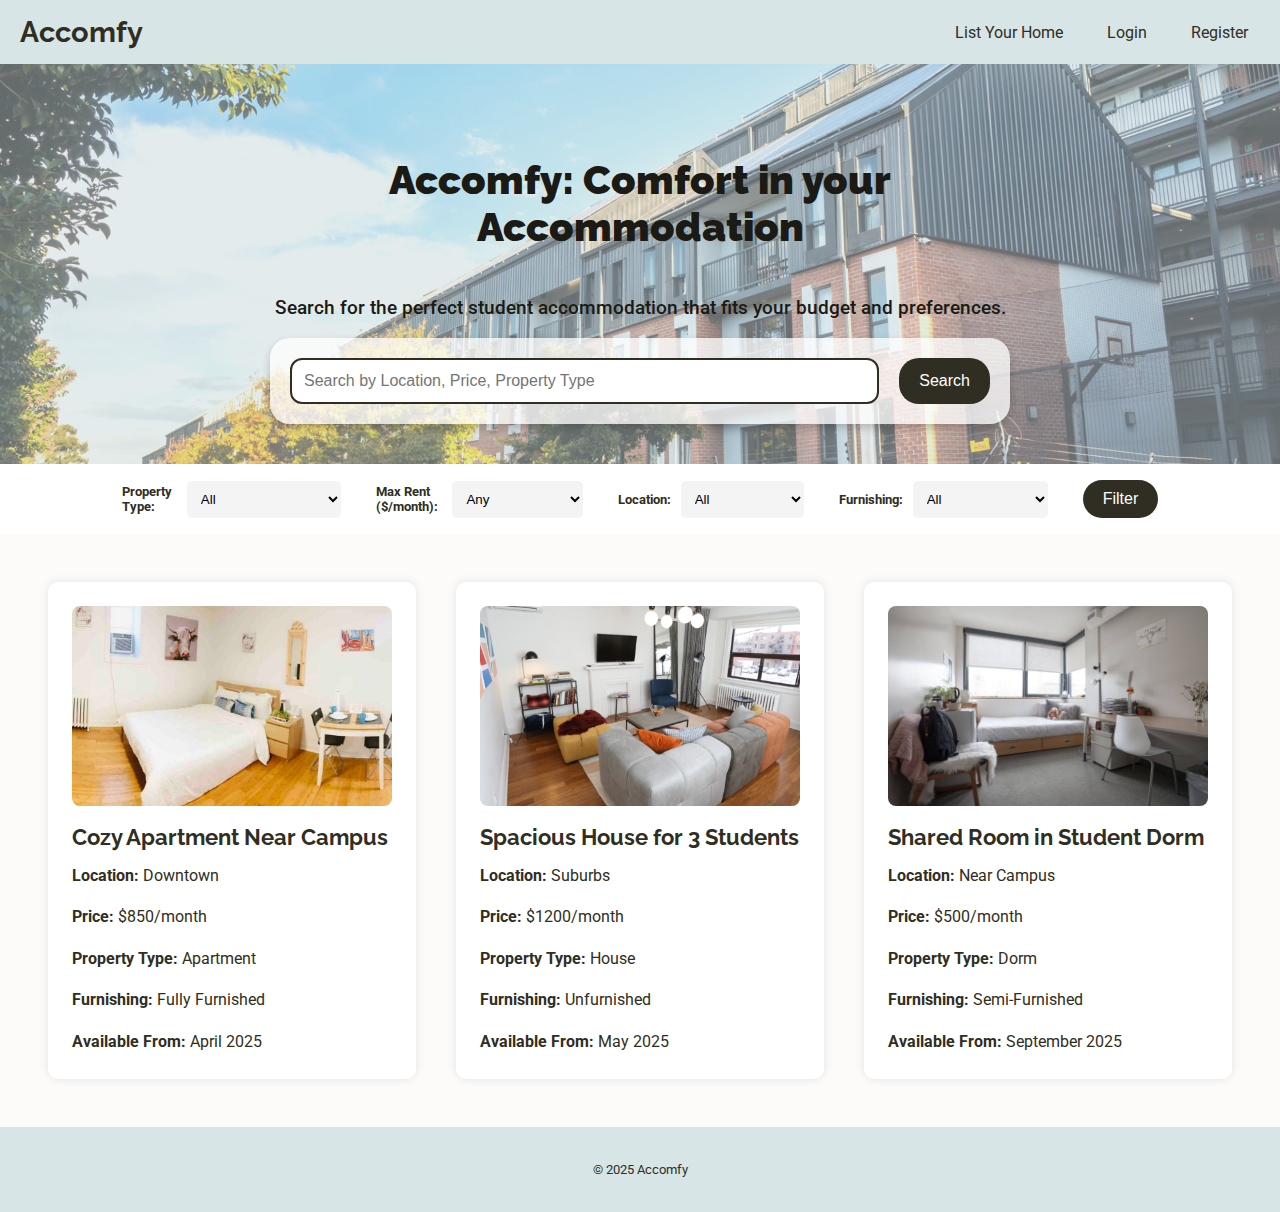
<file: index.html>
<!DOCTYPE html>
<html lang="en">
<head>
    <meta charset="UTF-8">
    <meta name="viewport" content="width=device-width, initial-scale=1.0">
    <title>Student Accommodation Listings</title>
    <link rel="icon" type="image/x-icon" href="/images/favicon.png">
    <link rel="stylesheet" href="css/styles.css">
</head>
<body>

    <nav class="navbar">
        <div class="nav-container">
            <!-- Brand Name -->
            <a href="#" class="brand">Accomfy</a>
    
            <!-- Navigation Links -->
            <ul class="nav-links">
                <li><a href="#">List Your Home</a></li>
                <li><a href="#">Login</a></li>
                <li><a href="/student-register.html">Register</a></li>
            </ul>
        </div>
    </nav>
    

    <div class="container">
        <!-- hero and search section -->
        <div class="hero-container">
            <img src="assets/accomfy-hero.jpg" class="hero-image" alt="Student Accommodation">
            <div class="hero-text">
                <h1>Accomfy: Comfort in your Accommodation</h1>
                <p>Search for the perfect student accommodation that fits your budget and preferences.</p>
            </div>

            <div class="search-container">
                <form method="GET" class="search-form">
                    <input type="text" name="search" class="search-field" placeholder="Search by Location, Price, Property Type">
                    <button type="submit" class="btn">Search</button>
                </form>
            </div>
        </div>
    

        

        <!-- Filter Form -->
        <form method="GET" class="filter-form">
            <div class="filters">
                
                <div class="options">
                    <label for="propertyType">Property Type:</label>
                    <select name="propertyType" class="filter-field">
                        <option value="">All</option>
                        <option value="Apartment">Apartment</option>
                        <option value="House">House</option>
                        <option value="Dorm">Dorm</option>
                        <option value="Shared Room">Shared Room</option>
                    </select>
                </div>

                <div class="options">
                    <label for="price">Max Rent ($/month):</label>
                    <select name="price" class="filter-field">
                        <option value="">Any</option>
                        <option value="500">$500</option>
                        <option value="750">$750</option>
                        <option value="1000">$1000</option>
                        <option value="1500">$1500</option>
                    </select>
                </div>

                <div class="options">
                    <label for="location">Location:</label>
                    <select name="location" class="filter-field">
                        <option value="">All</option>
                        <option value="Downtown">Downtown</option>
                        <option value="Suburbs">Suburbs</option>
                        <option value="Near Campus">Near Campus</option>
                    </select>
                </div>

                <div class="options">
                    <label for="furnishing">Furnishing:</label>
                    <select name="furnishing" class="filter-field">
                        <option value="">All</option>
                        <option value="Furnished">Furnished</option>
                        <option value="Semi-Furnished">Semi-Furnished</option>
                        <option value="Unfurnished">Unfurnished</option>
                    </select>
                </div>

                <button type="submit" class="btn">Filter</button>
            </div>
        </form>

        <!-- Listings Container -->
        <div class="listings-container">

            <div class="listing-card">
                <div class="card">
                    <a href="#"><img src="assets/cozy-apartment-near-campus.jpg" class="card-image" alt="Apartment Near Campus"></a>
                    <div class="card-body">
                        <h2>Cozy Apartment Near Campus</h2>
                        <p><strong>Location:</strong> Downtown</p>
                        <p><strong>Price:</strong> $850/month</p>
                        <p><strong>Property Type:</strong> Apartment</p>
                        <p><strong>Furnishing:</strong> Fully Furnished</p>
                        <p><strong>Available From:</strong> April 2025</p>
                    </div>
                    
                </div>
            </div>

            <div class="listing-card">
                <div class="card">
                    <a href="#"><img src="assets/house-for-3.png" class="card-image" alt="House for Students"></a>
                    <div class="card-body">
                        <h2>Spacious House for 3 Students</h2>
                        <p><strong>Location:</strong> Suburbs</p>
                        <p><strong>Price:</strong> $1200/month</p>
                        <p><strong>Property Type:</strong> House</p>
                        <p><strong>Furnishing:</strong> Unfurnished</p>
                        <p><strong>Available From:</strong> May 2025</p>
                    </div>
                </div>
            </div>

            <div class="listing-card">
                <div class="card">
                    <a href="#"><img src="/assets/student-dorm.jpg" class="card-image" alt="Student Dorm Room"></a>
                    <div class="card-body">
                        <h2>Shared Room in Student Dorm</h2>
                        <p><strong>Location:</strong> Near Campus</p>
                        <p><strong>Price:</strong> $500/month</p>
                        <p><strong>Property Type:</strong> Dorm</p>
                        <p><strong>Furnishing:</strong> Semi-Furnished</p>
                        <p><strong>Available From:</strong> September 2025</p>
                    </div>
                </div>
            </div>

        </div>
    </div>

    <footer>
        <p class="copyright">&copy; 2025 Accomfy</p>
    </footer>
    
</body>
</html>
</file>
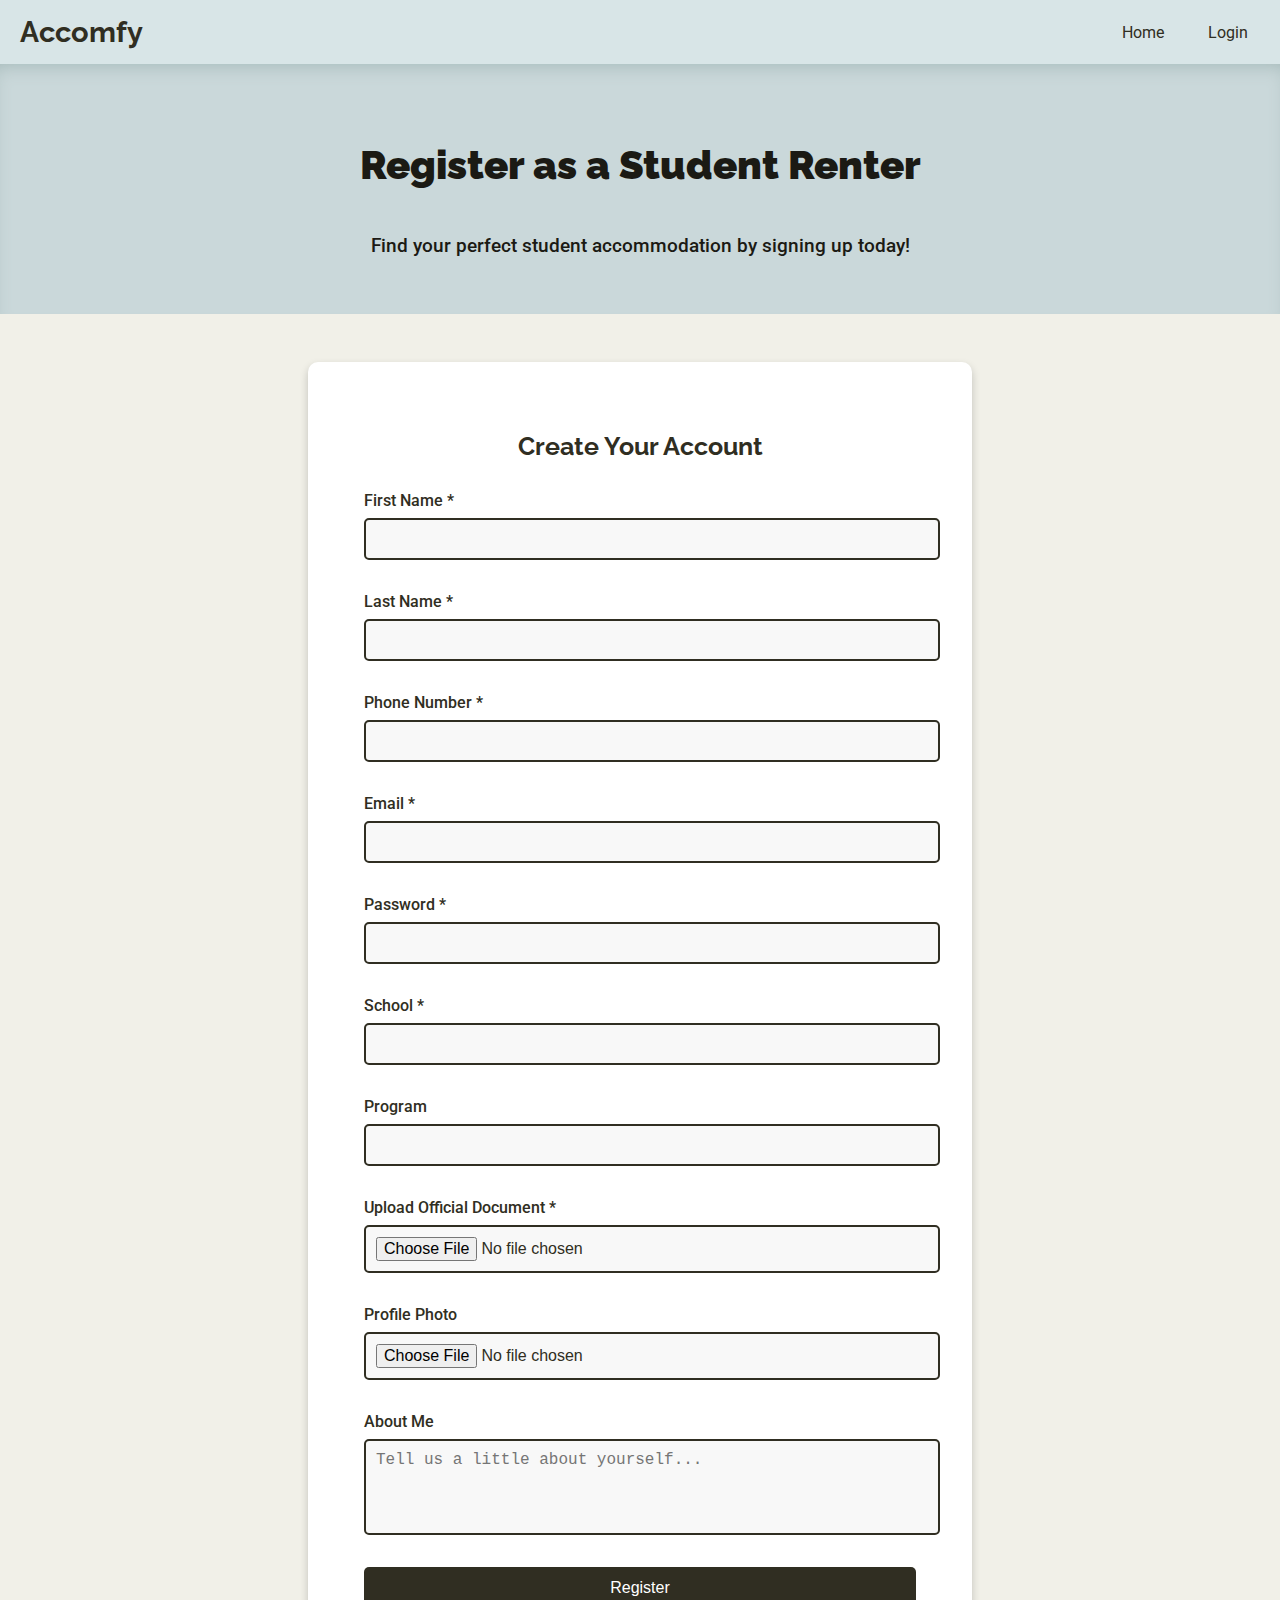
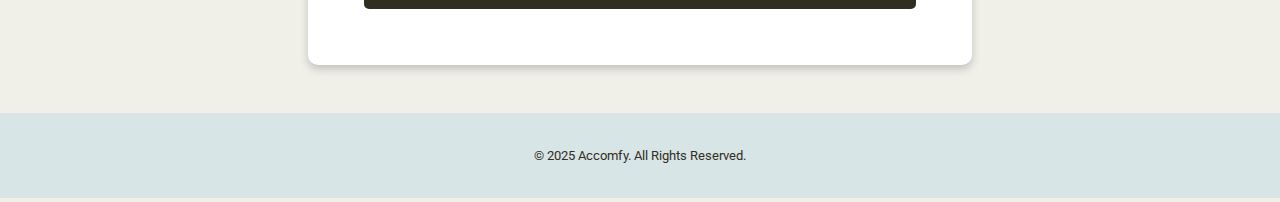
<file: student-register.html>
<!DOCTYPE html>
<html lang="en">
<head>
    <meta charset="UTF-8">
    <meta name="viewport" content="width=device-width, initial-scale=1.0">
    <title>Student Registration</title>
    <link rel="stylesheet" href="css/styles.css">
    <link rel="stylesheet" href="css/style-register.css"> 
</head>
<body>

    <!-- Navigation Bar -->
    <nav class="navbar">
        <div class="nav-container">
            <a href="#" class="brand">Accomfy</a>
            <ul class="nav-links">
                <li><a href="/index.html">Home</a></li>
                <li><a href="#">Login</a></li>

            </ul>
        </div>
    </nav>

    <!-- Hero Section -->
    <div class="hero-container">
        <div class="hero-text">
            <h1>Register as a Student Renter</h1>
            <p>Find your perfect student accommodation by signing up today!</p>
        </div>
    </div>

    <!-- Registration Form -->
    <main class="form-container">
        <form class="registration-form" method="POST" enctype="multipart/form-data">
            <h2>Create Your Account</h2>

            <!-- Personal Information -->
            <div class="form-group">
                <label for="first-name">First Name *</label>
                <input type="text" id="first-name" name="first_name" required>
            </div>

            <div class="form-group">
                <label for="last-name">Last Name *</label>
                <input type="text" id="last-name" name="last_name" required>
            </div>

            <div class="form-group">
                <label for="phone">Phone Number *</label>
                <input type="tel" id="phone" name="phone" required>
            </div>

            <div class="form-group">
                <label for="email">Email *</label>
                <input type="email" id="email" name="email" required>
            </div>

            <div class="form-group">
                <label for="password">Password *</label>
                <input type="password" id="password" name="password" required>
            </div>

            <!-- Education Information -->
            <div class="form-group">
                <label for="school">School *</label>
                <input type="text" id="school" name="school" required>
            </div>

            <div class="form-group">
                <label for="program">Program</label>
                <input type="text" id="program" name="program">
            </div>

            <!-- Uploads -->
            <div class="form-group">
                <label for="document">Upload Official Document *</label>
                <input type="file" id="document" name="document" required>
            </div>

            <div class="form-group">
                <label for="profile-photo">Profile Photo</label>
                <input type="file" id="profile-photo" name="profile_photo">
            </div>

            <!-- About Me Section -->
            <div class="form-group">
                <label for="about">About Me</label>
                <textarea id="about" name="about" rows="4" placeholder="Tell us a little about yourself..."></textarea>
            </div>

            <!-- Submit Button -->
            <button type="submit" class="btn">Register</button>
        </form>
    </main>

    <!-- Footer -->
    <footer>
        <p class="copyright">© 2025 Accomfy. All Rights Reserved.</p>
    </footer>

</body>
</html>
</file>
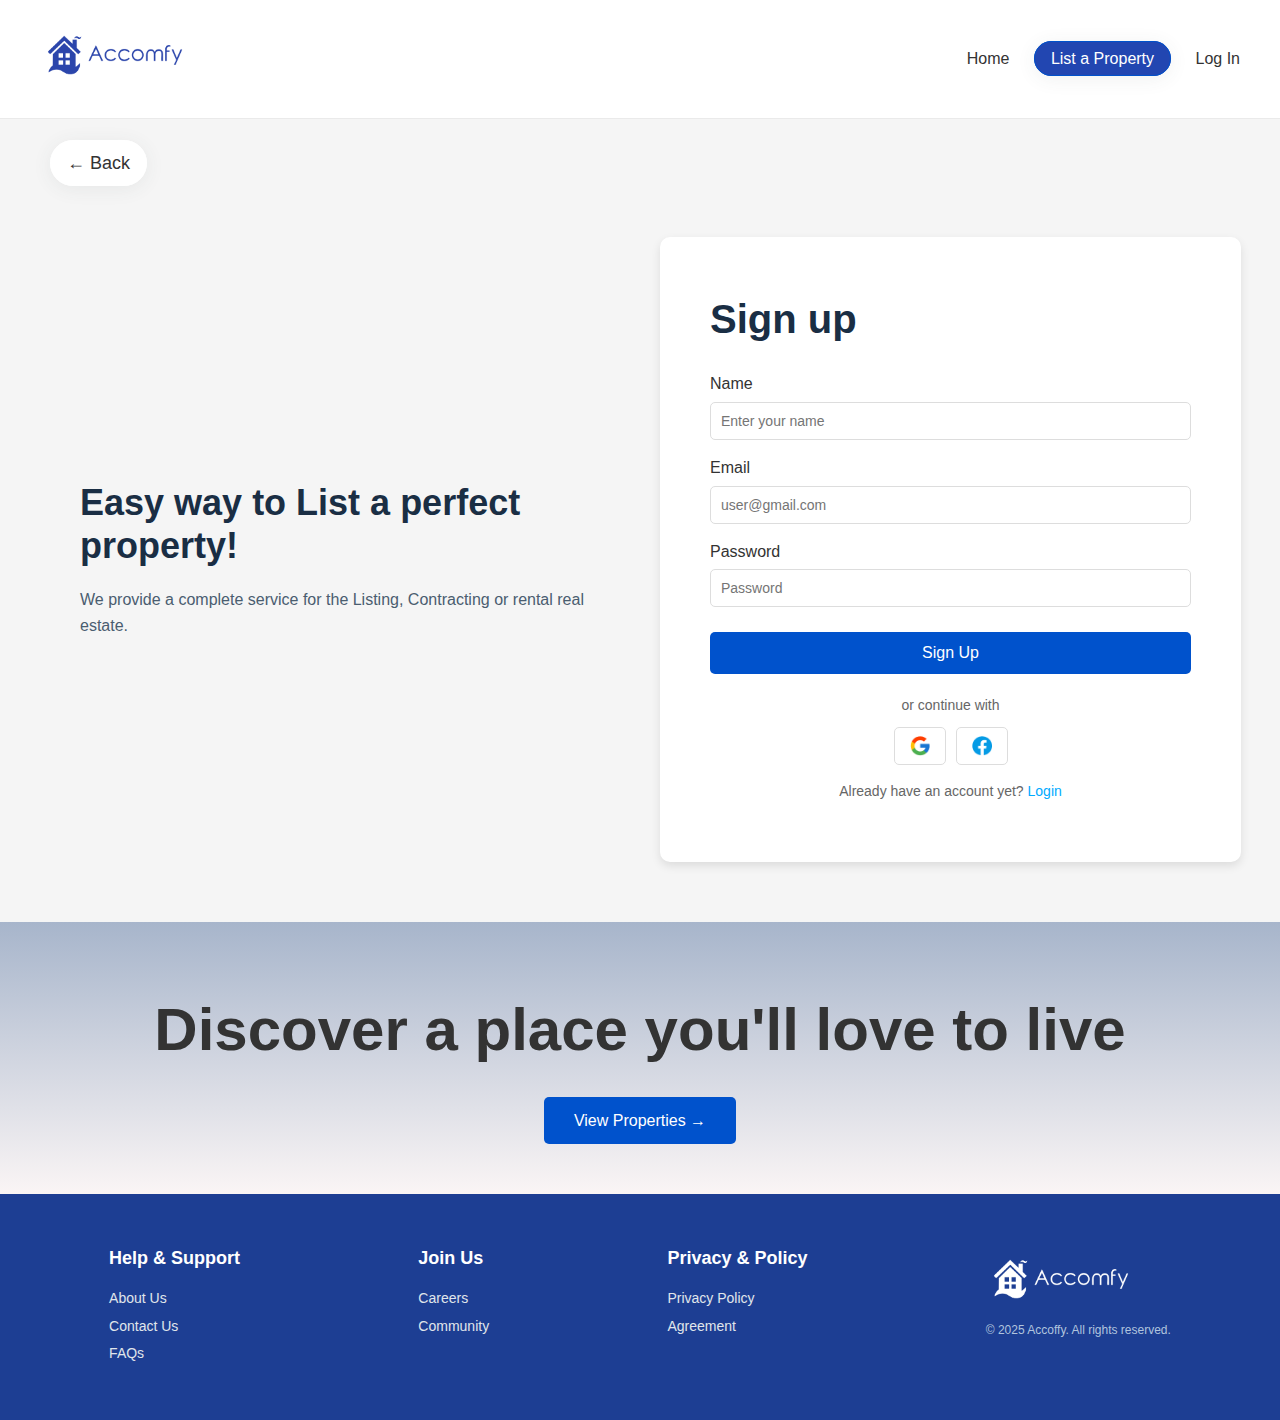
<file: accomfy-isha/signup.html>
<!DOCTYPE html>
<html lang="en">
  <head>
    <meta charset="UTF-8" />
    <meta name="viewport" content="width=device-width, initial-scale=1.0" />
    <title>Sign Up - Accoffy</title>
    <link rel="stylesheet" href="./css/signup.css" />
    <script src="./js/signup.js"></script>
  </head>
  <body>
    <!-- Navigation -->
    <!-- <nav class="navbar">
      <div class="logo">
        <img
          src="/assets/Accomfy Logo.png"
          alt="Accomfy Logo"
          width="150px"
          height="70px"
        />
      </div>
      <div class="nav-links">
        <a href="#" class="nav-link">Home</a>
        <button class="btn primary">
          List a Property
          <img
            src="https://img.icons8.com/ios-filled/24/ffffff/home-page.png"
            alt="House Icon"
            class="btn-icon"
          />
        </button>
        <button class="btn">Log in</button>
      </div>
    </nav> -->

    <header class="main-header">
      <div class="logo">
        <img
          src="/assets/Accomfy Logo.png"
          alt="Accomfy Logo"
          width="150px"
          height="70px"
        />
      </div>
      <nav>
        <a href="#" class="home">Home</a>
        <a href="#" class="btn-outline" style="color: white">List a Property</a>
        <a href="#">Log In</a>
      </nav>
    </header>

    <!-- Main Content -->
    <main class="signup-container">
      <a href="#" class="back-link">&larr; Back</a>

      <div class="signup-content">
        <!-- Left Section -->
        <section class="left-section">
          <!-- <a href="#" class="back-link">&larr; Back</a> -->
          <h1 style="margin-top: 20px">Easy way to List a perfect property!</h1>
          <p>
            We provide a complete service for the Listing, Contracting or rental
            real estate.
          </p>
        </section>

        <!-- Right Section (Sign-Up Form) -->
        <section class="right-section">
          <div class="signup-form">
            <h2>Sign up</h2>
            <div class="form-group">
              <label for="name">Name</label>
              <input type="text" id="name" placeholder="Enter your name" />
            </div>
            <div class="form-group">
              <label for="email">Email</label>
              <input type="email" id="email" placeholder="user@gmail.com" />
            </div>
            <div class="form-group">
              <label for="password">Password</label>
              <input type="password" id="password" placeholder="Password" />
            </div>
            <button class="signup-btn">Sign Up</button>
            <div class="social-login">
              <p>or continue with</p>
              <div class="social-buttons">
                <button class="social-btn google">
                  <img
                    src="./images/flat-color-icons_google.png"
                    alt="Google Icon"
                  />
                </button>
                <button class="social-btn facebook">
                  <img src="./images/bi_facebook.png" alt="Facebook Icon" />
                </button>
              </div>
              <p class="register-link">
                Already have an account yet?
                <a href="#">Login</a>
              </p>
            </div>
          </div>
        </section>
      </div>
    </main>

    <!-- Hero Section -->
    <section class="hero-section">
      <h2 style="font-size: 60px; margin-bottom: 30px">
        Discover a place you'll love to live
      </h2>
      <a href="#" class="view-properties-btn">View Properties →</a>
    </section>

    <!-- Footer -->
    <footer class="footer">
      <div class="footer-column">
        <h3>Help & Support</h3>
        <a href="#">About Us</a>
        <a href="#">Contact Us</a>
        <a href="#">FAQs</a>
      </div>
      <div class="footer-column">
        <h3>Join Us</h3>
        <a href="#">Careers</a>
        <a href="#">Community</a>
      </div>
      <div class="footer-column">
        <h3>Privacy & Policy</h3>
        <a href="#">Privacy Policy</a>
        <a href="#">Agreement</a>
      </div>
      <div class="footer-column">
        <img
          src="/assets/white logo.png"
          alt="Accomfy Logo"
          width="150px"
          height="70px"
        />
        <p>&copy; 2025 Accoffy. All rights reserved.</p>
      </div>
    </footer>
  </body>
</html>
</file>
<file: css/styles.css>
/* General Styling */

/* Fonts */
@import url('https://fonts.googleapis.com/css2?family=Raleway&family=Roboto:ital,wght@0,300;1,300&display=swap');


* {
    margin: 0;
    padding: 0;
}

/* Smooth Scroll */
html {
    scroll-behavior: smooth;
}

body {
  font-family: 'Roboto', sans-serif;
  font-size: 16px;
  font-weight: 400;
  color: #302e22;
  background: #f1f0e8;
  cursor: default;
  
  
}

main {
    display: grid;
    grid-template-columns: repeat(1, 1fr);
    gap: 1rem; 
    
}

h1 {
    font-family: 'Raleway', sans-serif;
    font-weight: 700;
    font-size: 35px;
    padding: 2rem;
    color:#1b1a14;
    text-align: center;
    
}

h2 {
    font-family: 'Raleway', sans-serif;
    font-weight: 700;
    font-size: 22px;
    line-height: 1;
    margin-top: 1rem;
}

p {
    font-size: 1rem;
    font-weight: 400;
    line-height: 1.65;
    margin-top: 15px;
}

.container {
    background-color: #f1f0e8;
}



/* Navbar Styling */
.navbar {
    background-color: #d8e5e7;
    color: white;
    padding: 15px 20px;
    margin:0;
}

.nav-container {
    display: flex;
    justify-content: space-between;
    align-items: center;
    max-width: auto;
    margin: 0 auto;
}

/* Brand Styling */
.brand {
    font-family: 'Raleway', sans-serif;
    font-size: 1.8rem;
    font-weight: bold;
    color: #302e22;
    text-decoration: none;
}

/* Nav Links */
.nav-links {
    list-style: none;
    display: flex;
    gap: 20px;
}

.nav-links li {
    display: inline;
}

.nav-links a {
    text-decoration: none;
    color: #302e22;
    font-size: 1rem;
    padding: 8px 12px;
    border-radius: 12px;
    transition: background 0.3s ease;
}

/* Hover Effects */
.nav-links a:hover {
    background-color: #302e22;
    color:#f1f0e8;
}


/* hero section */

.hero-container {
    position: relative;
    width: 100%;
    height: 60vh;
    display: flex;
    align-items: center;
    justify-content: center;
    overflow: hidden;
    background-image: linear-gradient(rgba(255, 255, 255, 0.5), rgba(255, 255, 255, 0.5));
}


.hero-image {
    width: 100%;
    height: 100%;
    object-fit: cover;
    opacity: 0.5;
    filter:brightness(110%);
}

.hero-text {
    position: absolute;
    top: 10%;
    text-align: center;
    color: #1b1a14;
    font-size: 1.5rem;
    max-width: 800px;
    padding: 20px;
    background: none;
    border-radius: 10px;
    
}

.hero-text h1 {
    font-size: 2.5rem;
    font-weight: 900;
    font-family: 'Raleway', sans-serif;
    
    
    
}

.hero-text p {
    font-weight: 500;
    font-size: 1.2rem;
    margin-top: 10px;
}

/* Floating Search Bar */
.search-container {
    position: absolute;
    bottom: 10%;
    left: 50%;
    transform: translateX(-50%);
    width: 80%;
    max-width: 700px;
    background: rgba(255, 255, 255, 0.75);
    padding: 20px;
    border-radius: 20px;
    display: flex;
    justify-content: space-between;
    align-items: center;
    box-shadow: 0px 4px 8px rgba(0, 0, 0, 0.2);
    
}

/* Search Form */
.search-form {
    display: flex;
    width: 100%;
}

.search-field {
    flex: 1;
    padding: 12px;
    font-size: 1rem;
    border: 2px solid #302e22;
    border-radius: 12px;
    outline: none;
    margin-right: 20px;
    
}

/* Search Button */
.btn {
    padding: 12px 20px;
    background: #302e22;
    color: white;
    border: none;
    border-radius: 0 20px 20px 0;
    cursor: pointer;
    font-size: 1rem;
    transition: background 0.3s ease;
}

.btn:hover {
    background: #4d4b3c;
}


.hero-container {
    display:flex;
    justify-content: center;
    align-items: center;
    background: #cad8da;
    height: 400px;
   
}


.hero-image {
    display:flex;
    justify-content: center;
    width: 100%;
    height: 400px;
    object-fit: cover;
    
}

.search-container {
    display:flex;
    justify-content: center;
    align-items: center;
}


/* form */

.filters {
    display: flex;
    justify-content:space-evenly;
    align-items: center;
    gap: 25px;
    background: #ffffff;
    
}

.options {
    display: flex;
    gap: 10px;
    align-items: center;
}

.filter-form {
    display: flex;
    justify-content:center;
    align-items: center;
    padding: 1rem;
    background: #ffffff;
    /* box-shadow: 0 4px 6px rgba(0, 0, 0, 0.05);*/
    /* box-shadow: inset 0 -10px 30px -10px #f2f2f2; */
}
    
.filter-field {
    padding: 10px;
    background-color: #f4f4f4;
    border: #302e22;
    border-radius: 5px;
    width: 100%;
    margin-right: 10px;
}

/* listing cards */

.listings-container {
    display: grid;
    grid-template-columns: repeat(3, 1fr); 
    gap: 40px; 
    padding: 3rem;
    background: #fdfafa;
    /* box-shadow: 0 0 10px rgba(0, 0, 0, 0.1); */
}

.listing-card {
    gap: 1rem;
    padding: 1.5rem;
    border-radius: 10px;
    background: #ffffff;
    color:#302e22;
    border-color: #302e22;
    border-width: 1px;
    box-shadow: 0 0 10px rgba(0, 0, 0, 0.1);
}

label {
    font-size: 0.8rem;
    font-weight: 700;
    color: #302e22;
    
}

.card-image {
    width: 100%;
    height: 200px;
    object-fit:fill;
    border-radius: 8px;
}

/* button styling */
.btn {
    display: inline-block;
    padding: 10px 20px;
    background: #302e22;
    color: #fff;
    border: none;
    border-radius: 20px;
    cursor: pointer;
    transition: background 0.3s ease;
}

.btn:hover {
    background: #4d4b3c;
}

/* footer */
.copyright {
    text-align: center;
    padding: 2rem;
    background: #d8e5e7;
    color: #302e22;
    font-size: 0.8rem;
    margin:0;
}


/* media queries */

@media screen and (max-width: 768px) {
   
    .listings-container {
        grid-template-columns: repeat(2, 1fr);
    }

    /* nav */

    .navbar-toggler {
        display: block;
    }

    .nav-menu {
        display: none;
        flex-direction: column;
        position: absolute;
        top: 60px;
        right: 0;
        background: white;
        border: 1px solid #ddd;
        width: 100%;
        text-align: center;
        padding: 10px 0;
        box-shadow: 0 4px 6px rgba(0, 0, 0, 0.1);
    }

    .nav-menu.active {
        display: flex;
    }

    .nav-links {
        flex-direction: column;
        gap: 10px;
    }

    .nav-links a {
        display: block;
        padding: 10px;
    }

    /* filters */

    .filters {
        display: flex;
        justify-content:space-evenly;
        align-items: center;
        gap: 10px;
        
    }

    .options {
        display: flex;
        gap: 8px;
        align-items: center;
    }

    

}

@media screen and (max-width: 480px) {
    .listings-container {
        grid-template-columns: repeat(1, 1fr);
    }

    
    .filters {
        display: flex;
        flex-direction: column;
        gap: 20px;
        
    }

    .options {
        display: flex;
        gap: 10px;
        align-self: flex-start;
    }

    .filter-form {
        display: flex;
        flex-direction: column;
        padding: 1rem;
        
        box-shadow: 0 4px 6px rgba(0, 0, 0, 0.1);
    }

    .filter-field {
        padding: 10px;
        border: #302e22;
        border-radius: 5px;
        width: 100%;
        margin-right: 10px;
    }
    
}
</file>
<file: css/style-register.css>
/* Registration Page Styling */
.hero-container {
    height: 250px;
    display: flex;
    justify-content: center;
    align-items: center;
    margin:0;
    box-shadow: inset 0 10px 20px -10px #9eb3b3;
    background-color:#cad8da;
}
.form-container {
    max-width: 600px;
    margin: 3rem auto;
    padding: 2rem;
    background: #ffffff;
    border-radius: 10px;
    box-shadow: 0px 4px 8px rgba(0, 0, 0, 0.2);
}

.registration-form {
    display: flex;
    flex-direction: column;
    margin: 1.5rem;
    gap: 2rem;
}

h2 {
    text-align: center;
    color: #302e22;
    font-size: 25px;
}

.form-group {
    display: flex;
    flex-direction: column;
    gap: 8px;
}

label {
    font-size: 1rem;
    font-weight: 500;
    color: #302e22;
}

input, textarea {
    width: 100%;
    padding: 10px;
    border: 2px solid #302e22;
    border-radius: 5px;
    font-size: 1rem;
    background: #f8f8f8;
    color: #302e22;
}

input:focus, textarea:focus {
    border-color: #a8c7cb;
    outline: none;
}

textarea {
    resize: none;
}

.btn {
    width: 100%;
    padding: 12px;
    background: #302e22;
    color: white;
    border: none;
    border-radius: 5px;
    font-size: 1rem;
    cursor: pointer;
    transition: background 0.3s ease;
}

.btn:hover {
    background: #4d4b3c;
}

/* Responsive Design */
@media screen and (max-width: 768px) {
    .form-container {
        width: 90%;
        padding: 1.5rem;
    }
}

@media screen and (max-width: 480px) {
    h2 {
        font-size: 24px;
    }
}
</file>
<file: accomfy-isha/css/signup.css>
* {
  margin: 0;
  padding: 0;
  box-sizing: border-box;
  font-family: "Segoe UI", Tahoma, Geneva, Verdana, sans-serif;
}

body {
  background: #f5f5f5;
  color: #333;
  line-height: 1.6;
}

/* Navigation Styles */
/* Navigation bar similar to login page */
.main-header {
  display: flex;
  justify-content: space-between;
  align-items: center;
  padding: 20px 40px;
  background: #ffffff;
  border-bottom: 1px solid #eaeaea;
}

.main-header nav a {
  margin-left: 20px;
  text-decoration: none;
  color: #333;
}

.btn-outline {
  border: 1px solid #0052cc;
  padding: 8px 16px;
  /*color: #0052cc;*/
  border-radius: 50px;
  background: #2246b1;
  box-shadow: 0px 3px 19.5px 0px rgba(66, 71, 76, 0.08);
}

/* .navbar {
  display: flex;
  justify-content: space-between;
  align-items: center;
  padding: 20px 40px;
  background: #fff;
  box-shadow: 0 2px 5px rgba(0, 0, 0, 0.1);
} */

/* .navbar .logo {
    display: flex;
    align-items: center;
    color: #00aaff;
    font-size: 24px;
    font-weight: 700;
    text-transform: uppercase;
    letter-spacing: 1px;
} */

/* .navbar .logo img {
    width: 24px;
    height: 24px;
    margin-right: 8px;
} */

/* .nav-links {
  display: flex;
  align-items: center;
}

.nav-link {
  color: #333;
  text-decoration: none;
  font-weight: 500;
  padding: 8px 15px;
  border-radius: 20px;
  transition: background 0.3s, color 0.3s;
  margin-right: 10px;
}

.nav-link:hover {
  background: #00aaff;
  color: #fff;
} */

.btn {
  padding: 8px 15px;
  border: none;
  border-radius: 20px;
  font-weight: 500;
  cursor: pointer;
  transition: background 0.3s, color 0.3s;
  margin-left: 10px;
}

.btn.primary {
  background: #0056b3;
  color: #fff;
  display: flex;
  align-items: center;
  gap: 5px;
}

.btn.primary:hover {
  background: #003d82;
}

.btn:not(.primary) {
  background: #fff;
  color: #333;
  border: 1px solid #ddd;
}

.btn:not(.primary):hover {
  background: #f0f0f0;
}

.btn-icon {
  width: 20px;
  height: 20px;
}

.signup-container {
  padding-top: 30px;
}

/* Main Content Styles */
.signup-content {
  display: flex;
  justify-content: space-between;
  align-items: center;
  padding: 40px 20px;
  max-width: 1200px;
  margin: 0 auto;
  min-height: calc(100vh - 200px);
}

.left-section {
  width: 50%;
  padding: 20px;
}

/* .back-link {
    display: inline-block;
    color: #00aaff;
    text-decoration: none;
    margin-bottom: 20px;
    font-weight: 500;
    border-radius: 50px;
    background: #FFF;
    box-shadow: 0px 3px 19.5px 0px rgba(66, 71, 76, 0.08);
    width: 106px;
    text-align: center;
    align-items: center;
} */

.back-link {
  width: 100px;
  font-size: 18px;
  border: 1px solid white;
  padding: 12px 16px;
  border-radius: 50px;
  background: white;
  color: #333;
  box-shadow: 0px 3px 19.5px 0px rgba(66, 71, 76, 0.08);
  text-decoration: none;
  margin-bottom: 20px;
  margin-left: 50px;
}

.back-link:hover {
  /* text-decoration: underline; */
  background-color: #9caeef;
}

.left-section h1 {
  font-size: 36px;
  color: #1a2e44;
  margin-bottom: 20px;
  line-height: 1.2;
}

.left-section p {
  font-size: 16px;
  color: #4a5d70;
}

.right-section {
  width: 50%;
  padding: 20px;
}

.signup-form {
  width: 581px;
  background: #fff;
  padding: 50px;
  border-radius: 10px;
  box-shadow: 0 4px 10px rgba(0, 0, 0, 0.1);
}

.signup-form h2 {
  font-size: 24px;
  color: #1a2e44;
  margin-bottom: 20px;
  text-align: start;
  font-size: 40px;
}

.form-group {
  margin-bottom: 15px;
}

.form-group label {
  display: block;
  font-size: 16px;
  color: #333;
  margin-bottom: 5px;
}

.form-group input {
  width: 100%;
  padding: 10px;
  border: 1px solid #ddd;
  border-radius: 5px;
  font-size: 14px;
  outline: none;
  transition: border-color 0.3s;
}

.form-group input:focus {
  border-color: #00aaff;
}

/* .forgot-password {
    display: block;
    text-align: right;
    color: #00aaff;
    font-size: 12px;
    text-decoration: none;
    margin-top: 5px;
}

.forgot-password:hover {
    text-decoration: underline;
} */

.signup-btn {
  width: 100%;
  padding: 12px;
  background: #0052cc;
  color: #fff;
  border: none;
  border-radius: 5px;
  font-size: 16px;
  font-weight: 500;
  cursor: pointer;
  transition: background 0.3s;
  margin-top: 10px;
}

.signup-btn:hover {
  background: #003d82;
}

.social-login {
  text-align: center;
  margin-top: 20px;
}

.social-login p {
  font-size: 14px;
  color: #666;
  margin-bottom: 10px;
}

.social-buttons {
  display: flex;
  justify-content: center;
  gap: 10px;
}

.social-btn {
  display: flex;
  align-items: center;
  gap: 5px;
  padding: 8px 15px;
  border: 1px solid #ddd;
  border-radius: 5px;
  background: #fff;
  cursor: pointer;
  transition: background 0.3s;
}

.social-btn img {
  width: 20px;
  height: 20px;
}

.social-btn:hover {
  background: #f0f0f0;
}

.social-login .register-link {
  font-size: 14px;
  color: #666;
  margin-top: 15px;
  text-align: center;
}

.social-login .register-link a {
  color: #00aaff;
  text-decoration: none;
  font-weight: 500;
}

.social-login .register-link a:hover {
  text-decoration: underline;
}

/* Hero Section */
/* .hero-section {
  text-align: center;
  padding: 60px 20px;
  background: #e5ecef;
  border-top: 1px solid #ddd;
  border-bottom: 1px solid #ddd;
}

.hero-section h2 {
  font-size: 48px;
  color: #1a2e44;
  margin-bottom: 20px;
} */
/* 
.view-properties-btn {
  padding: 12px 30px;
  background: #0056b3;
  color: #fff;
  border: none;
  border-radius: 5px;
  font-size: 16px;
  font-weight: 500;
  cursor: pointer;
  transition: background 0.3s;
} */

.hero-section {
  background: linear-gradient(to bottom, #a7b5cb, #faf5f5);
  padding: 60px 20px;
  text-align: center;
}

.view-properties-btn {
  background: #0052cc;
  color: white;
  padding: 15px 30px;
  border: none;
  border-radius: 5px;
  cursor: pointer;
  text-decoration: none;
  width: 475px;
  height: 42px;
  flex-shrink: 0;
}

.view-properties-btn:hover {
  background: #003d82;
}

/* Footer Styles */
.footer {
  display: flex;
  justify-content: space-around;
  padding: 40px 20px;
  background: #1d3e93;
  color: #fff;
  flex-wrap: wrap;
}

.footer-column {
  margin: 10px;
}

.footer h3 {
  font-size: 18px;
  font-weight: 600;
  color: white;
  margin-bottom: 15px;
}

.footer a {
  color: #e0e6eb;
  text-decoration: none;
  display: block;
  margin: 5px 0;
  font-size: 14px;
}

.footer a:hover {
  color: #9caeef;
  text-decoration: underline;
}

.footer p {
  font-size: 12px;
  color: #b0c4de;
}

@media (max-width: 768px) {
  main {
    flex-direction: column;
    padding: 20px;
  }

  .left-section,
  .right-section {
    width: 100%;
  }

  .left-section h1 {
    font-size: 28px;
  }

  .hero-section h2 {
    font-size: 36px;
  }

  .footer {
    flex-direction: column;
    text-align: center;
  }
}
</file>
